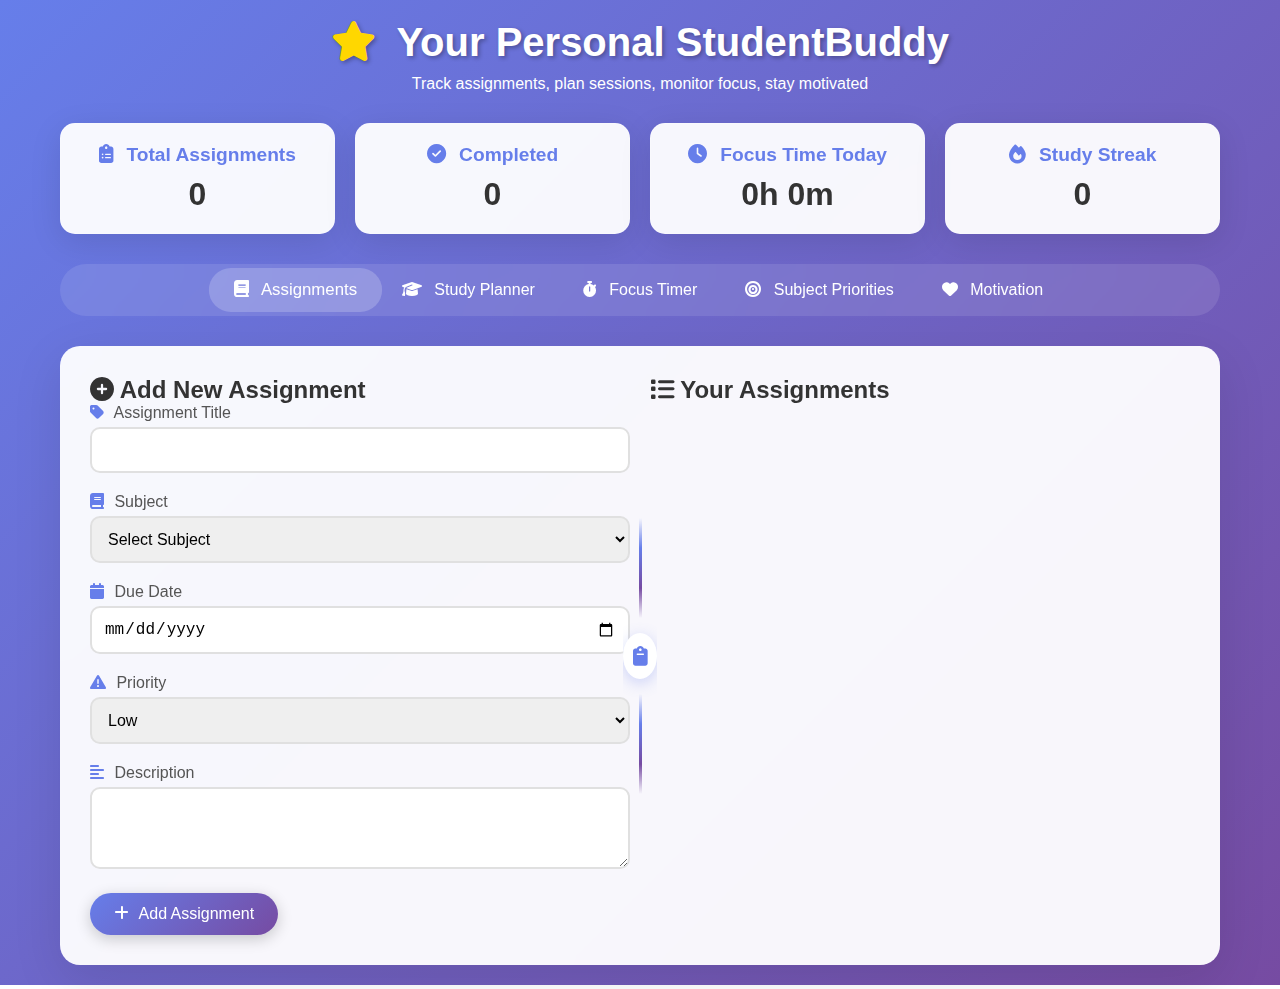
<file: index.html>
<!DOCTYPE html>
<html lang="en">
<head>
    <meta charset="UTF-8">
    <meta name="viewport" content="width=device-width, initial-scale=1.0">
    <title>Student Buddy</title>
    <link rel="stylesheet" href="style.css">
    <link rel="stylesheet" href="https://cdnjs.cloudflare.com/ajax/libs/font-awesome/6.4.0/css/all.min.css">
</head>
<body>
    <div class="container">
        <div class="header">
            <h1><i class="fas fa-star"></i> Your Personal StudentBuddy</h1>
            <p>Track assignments, plan sessions, monitor focus, stay motivated</p>
        </div>

        <div class="stats-grid">
            <div class="stat-card">
                <h3><i class="fas fa-clipboard-list"></i> Total Assignments</h3>
                <div class="stat-value" id="totalAssignments">0</div>
            </div>
            <div class="stat-card">
                <h3><i class="fas fa-check-circle"></i> Completed</h3>
                <div class="stat-value" id="completedAssignments">0</div>
            </div>
            <div class="stat-card">
                <h3><i class="fas fa-clock"></i> Focus Time Today</h3>
                <div class="stat-value" id="focusTimeToday">0h 0m</div>
            </div>
            <div class="stat-card">
                <h3><i class="fas fa-fire"></i> Study Streak</h3>
                <div class="stat-value" id="studyStreak">0</div>
            </div>
        </div>

        <div class="nav-tabs">
            <button class="nav-tab active" onclick="showTab('assignments')"><i class="fas fa-book"></i> Assignments</button>
            <button class="nav-tab" onclick="showTab('study')"><i class="fas fa-graduation-cap"></i> Study Planner</button>
            <button class="nav-tab" onclick="showTab('focus')"><i class="fas fa-stopwatch"></i> Focus Timer</button>
            <button class="nav-tab" onclick="showTab('subjects')"><i class="fas fa-bullseye"></i> Subject Priorities</button>
            <button class="nav-tab" onclick="showTab('motivation')"><i class="fas fa-heart"></i> Motivation</button>
        </div>

        <div id="assignments" class="tab-content active">
            <div class="grid-2">
                <div>
                    <h2><i class="fas fa-plus-circle"></i> Add New Assignment</h2>
                    <form id="assignmentForm">
                        <div class="form-group">
                            <label><i class="fas fa-tag"></i> Assignment Title</label>
                            <input type="text" id="assignmentTitle" required>
                        </div>
                        <div class="form-group">
                            <label><i class="fas fa-book"></i> Subject</label>
                            <select id="assignmentSubject" required>
                                <option value="">Select Subject</option>
                                <option value="other">Other/New Subject</option>
                            </select>
                            <input type="text" id="assignmentSubjectOther" placeholder="Enter subject name" style="display: none; margin-top: 10px;">
                        </div>
                        <div class="form-group">
                            <label><i class="fas fa-calendar"></i> Due Date</label>
                            <input type="date" id="assignmentDueDate" required>
                        </div>
                        <div class="form-group">
                            <label><i class="fas fa-exclamation-triangle"></i> Priority</label>
                            <select id="assignmentPriority">
                                <option value="low">Low</option>
                                <option value="medium">Medium</option>
                                <option value="high">High</option>
                            </select>
                        </div>
                        <div class="form-group">
                            <label><i class="fas fa-align-left"></i> Description</label>
                            <textarea id="assignmentDescription" rows="3"></textarea>
                        </div>
                        <button type="submit" class="btn"><i class="fas fa-plus"></i> Add Assignment</button>
                    </form>
                </div>
                <div class="decorative-separator with-icon">
                    <span class="separator-icon"><i class="fas fa-clipboard"></i></span>
                </div>
                <div>
                    <h2><i class="fas fa-list"></i> Your Assignments</h2>
                    <div id="assignmentsList"></div>
                </div>
            </div>
        </div>

        <div id="study" class="tab-content">
            <div class="grid-2">
                <div>
                    <h2><i class="fas fa-calendar-plus"></i> Plan Study Session</h2>
                    <form id="studyForm">
                        <div class="form-group">
                            <label><i class="fas fa-tag"></i> Session Title</label>
                            <input type="text" id="sessionTitle" required>
                        </div>
                        <div class="form-group">
                            <label><i class="fas fa-book"></i> Subject</label>
                            <select id="sessionSubject" required>
                                <option value="">Select Subject</option>
                                <option value="other">Other/New Subject</option>
                            </select>
                            <input type="text" id="sessionSubjectOther" placeholder="Enter subject name" style="display: none; margin-top: 10px;">
                        </div>
                        <div class="form-group">
                            <label><i class="fas fa-tasks"></i> Session Type</label>
                            <select id="sessionType">
                                <option value="study">Study</option>
                                <option value="exam">Exam Prep</option>
                                <option value="project">Project Work</option>
                            </select>
                        </div>
                        <div class="form-group">
                            <label><i class="fas fa-clock"></i> Duration (minutes)</label>
                            <input type="number" id="sessionDuration" min="15" max="240" value="60">
                        </div>
                        <div class="form-group">
                            <label><i class="fas fa-calendar"></i> Scheduled Date</label>
                            <input type="date" id="sessionDate" required>
                        </div>
                        <div class="form-group">
                            <label><i class="fas fa-clock"></i> Scheduled Time</label>
                            <input type="time" id="sessionTime" required>
                        </div>
                        <button type="submit" class="btn"><i class="fas fa-plus"></i> Schedule Session</button>
                    </form>
                </div>
                <div class="decorative-separator with-icon">
                    <span class="separator-icon"><i class="fas fa-graduation-cap"></i></span>
                </div>
                <div>
                    <h2><i class="fas fa-calendar-check"></i> Scheduled Sessions</h2>
                    <div id="sessionsList"></div>
                </div>
            </div>
        </div>

        <div id="subjects" class="tab-content">
            <div class="grid-2">
                <div>
                    <h2><i class="fas fa-plus-circle"></i> Add Subject Priority</h2>
                    <form id="subjectForm">
                        <div class="form-group">
                            <label><i class="fas fa-book"></i> Subject Name</label>
                            <input type="text" id="subjectName" required>
                        </div>
                        <div class="form-group">
                            <label><i class="fas fa-chart-line"></i> Difficulty Level</label>
                            <select id="subjectDifficulty">
                                <option value="easy">Easy</option>
                                <option value="medium">Medium</option>
                                <option value="hard">Hard</option>
                                <option value="very-hard">Very Hard</option>
                            </select>
                        </div>
                        <div class="form-group">
                            <label><i class="fas fa-flag"></i> Priority Level</label>
                            <select id="subjectPriority">
                                <option value="low">Low Priority</option>
                                <option value="medium">Medium Priority</option>
                                <option value="high">High Priority</option>
                                <option value="critical">Critical Priority</option>
                            </select>
                        </div>
                        <div class="form-group">
                            <label><i class="fas fa-clock"></i> Weekly Study Hours Goal</label>
                            <input type="number" id="subjectHours" min="1" max="40" value="5">
                        </div>
                        <div class="form-group">
                            <label><i class="fas fa-star"></i> Current Grade/Performance</label>
                            <select id="subjectGrade">
                                <option value="A">A (90-100%)</option>
                                <option value="B">B (80-89%)</option>
                                <option value="C">C (70-79%)</option>
                                <option value="D">D (60-69%)</option>
                                <option value="F">F (Below 60%)</option>
                                <option value="unknown">Not Yet Graded</option>
                            </select>
                        </div>
                        <div class="form-group">
                            <label><i class="fas fa-sticky-note"></i> Notes/Strategy</label>
                            <textarea id="subjectNotes" rows="3" placeholder="What specific areas need extra focus?"></textarea>
                        </div>
                        <button type="submit" class="btn"><i class="fas fa-plus"></i> Add Subject</button>
                    </form>
                </div>
                <div class="decorative-separator with-icon">
                </div>
                <div>
                    <h2><i class="fas fa-chart-bar"></i> Subject Priorities Overview</h2>
                    <div id="subjectsList"></div>
                    <div style="margin-top: 20px;">
                        <h3><i class="fas fa-lightbulb"></i> Study Recommendations</h3>
                        <div id="studyRecommendations"></div>
                    </div>
                </div>
            </div>
            <div class="decorative-separator with-icon" style="margin-top: 30px;">
                <span class="separator-icon"><i class="fas fa-calendar-week"></i></span>
            </div>
            <div style="margin-top: 30px;">
                <h2><i class="fas fa-calendar-alt"></i> Weekly Study Schedule</h2>
                <div id="weeklySchedule"></div>
            </div>
        </div>

        <div id="focus" class="tab-content">
            <div style="text-align: center;">
                <h2><i class="fas fa-stopwatch"></i> Focus Timer</h2>
                <div class="timer-display" id="timerDisplay">25:00</div>
                <div class="timer-controls">
                    <button class="btn" onclick="startTimer()"><i class="fas fa-play"></i> Start</button>
                    <button class="btn" onclick="pauseTimer()"><i class="fas fa-pause"></i> Pause</button>
                    <button class="btn" onclick="resetTimer()"><i class="fas fa-redo"></i> Reset</button>
                </div>
                <div class="form-group" style="max-width: 300px; margin: 0 auto;">
                    <label><i class="fas fa-clock"></i> Session Duration (minutes)</label>
                    <select id="timerDuration" onchange="updateTimer()">
                        <option value="1">1 min (Pomodoro)</option>
                        <option value="25">25 min (Pomodoro)</option>
                        <option value="15">15 min (Short)</option>
                        <option value="45">45 min (Long)</option>
                        <option value="60">60 min (Extended)</option>
                    </select>
                </div>
                <div class="progress-bar">
                    <div class="progress-fill" id="progressFill"></div>
                </div>
                <div>
                    <h3><i class="fas fa-history"></i> Today's Focus Sessions</h3>
                    <div id="focusHistory"></div>
                </div>
            </div>
        </div>

        <div id="motivation" class="tab-content">
            <div style="text-align: center;">
                <h2><i class="fas fa-heart"></i> Stay Motivated</h2>
                <div class="motivation-quote" id="motivationQuote">
                    "The future belongs to those who believe in the beauty of their dreams."
                </div>
                <button class="btn" onclick="getNewQuote()"><i class="fas fa-sync-alt"></i> New Quote</button>
                
                <div style="margin-top: 40px;">
                    <h3><i class="fas fa-trophy"></i> Your Achievements</h3>
                    <div id="achievementsList">
                        <div class="achievement-badge"><i class="fas fa-bullseye"></i> First Assignment Added</div>
                        <div class="achievement-badge"><i class="fas fa-stopwatch"></i> First Focus Session</div>
                        <div class="achievement-badge"><i class="fas fa-graduation-cap"></i> Study Planner Started</div>
                    </div>
                </div>

                <div style="margin-top: 40px;">
                    <h3 style="margin-bottom: 23px;"><i class="fas fa-chart-line"></i> Progress Overview</h3>
                    <div class="stats-grid">
                        <div class="stat-card">
                            <h3><i class="fas fa-clipboard-list"></i> This Week</h3>
                            <div class="stat-value" id="weeklyAssignments">0</div>
                            <p>Assignments Completed</p>
                        </div>
                        <div class="stat-card">
                            <h3><i class="fas fa-clock"></i> This Week</h3>
                            <div class="stat-value" id="weeklyFocusTime">0h</div>
                            <p>Focus Time</p>
                        </div>
                    </div>
                </div>
            </div>
        </div>
    </div>
<script src="script.js"></script>
</body>
</html>
</file>
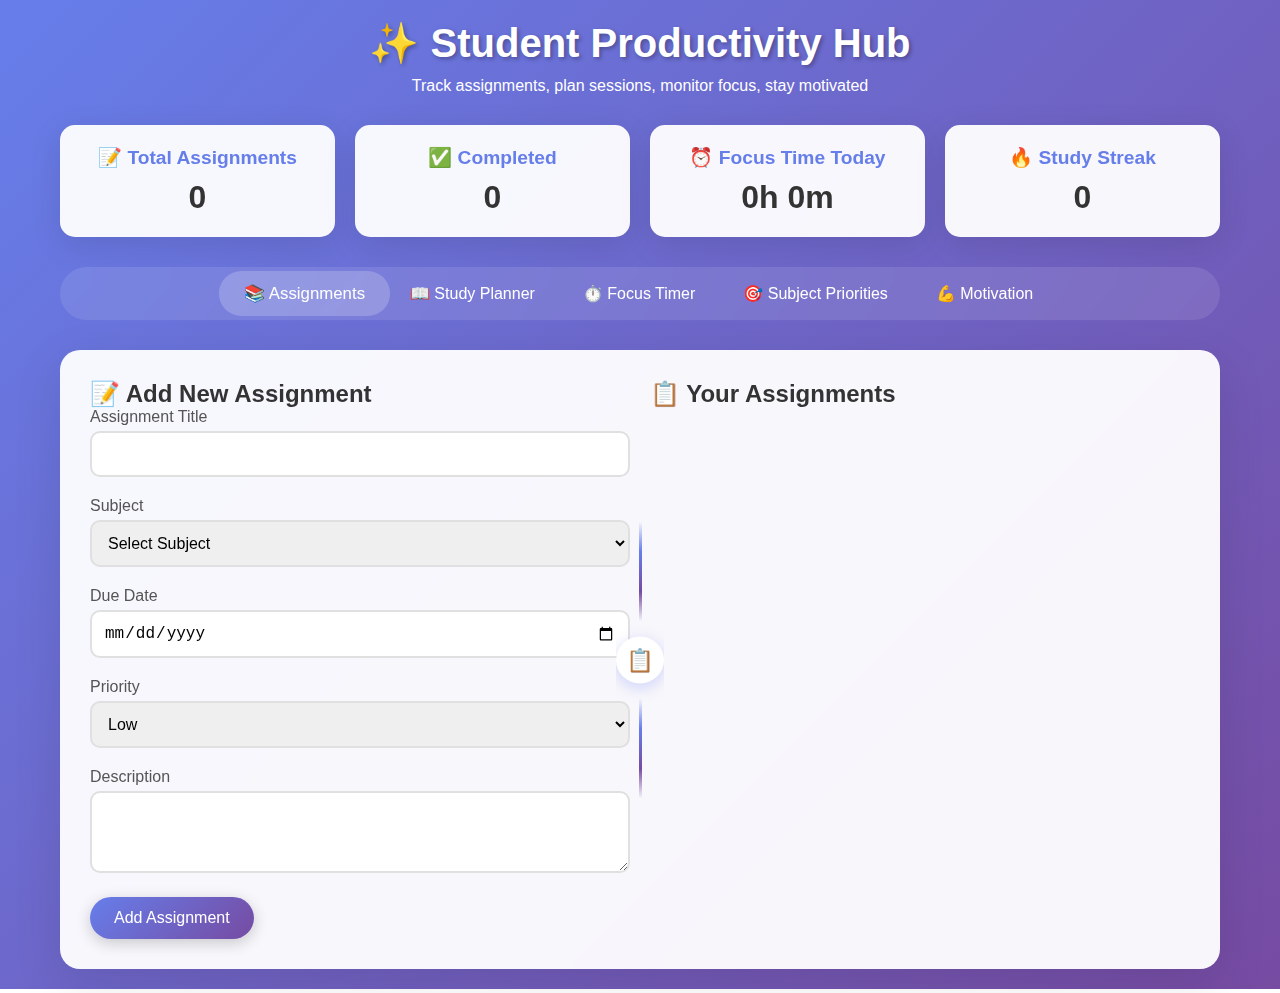
<file: main.html>
<!DOCTYPE html>
<html lang="en">
<head>
    <meta charset="UTF-8">
    <meta name="viewport" content="width=device-width, initial-scale=1.0">
    <title>Student Productivity Tracker</title>
<link rel="stylesheet" href="style.css">
</head>
<body>
    <div class="container">
        <div class="header">
            <h1>✨ Student Productivity Hub</h1>
            <p>Track assignments, plan sessions, monitor focus, stay motivated</p>
        </div>

        <div class="stats-grid">
            <div class="stat-card">
                <h3>📝 Total Assignments</h3>
                <div class="stat-value" id="totalAssignments">0</div>
            </div>
            <div class="stat-card">
                <h3>✅ Completed</h3>
                <div class="stat-value" id="completedAssignments">0</div>
            </div>
            <div class="stat-card">
                <h3>⏰ Focus Time Today</h3>
                <div class="stat-value" id="focusTimeToday">0h 0m</div>
            </div>
            <div class="stat-card">
                <h3>🔥 Study Streak</h3>
                <div class="stat-value" id="studyStreak">0</div>
            </div>
        </div>

        <div class="nav-tabs">
            <button class="nav-tab active" onclick="showTab('assignments')">📚 Assignments</button>
            <button class="nav-tab" onclick="showTab('study')">📖 Study Planner</button>
            <button class="nav-tab" onclick="showTab('focus')">⏱️ Focus Timer</button>
            <button class="nav-tab" onclick="showTab('subjects')">🎯 Subject Priorities</button>
            <button class="nav-tab" onclick="showTab('motivation')">💪 Motivation</button>
        </div>

        <div id="assignments" class="tab-content active">
            <div class="grid-2">
                <div>
                    <h2>📝 Add New Assignment</h2>
                    <form id="assignmentForm">
                        <div class="form-group">
                            <label>Assignment Title</label>
                            <input type="text" id="assignmentTitle" required>
                        </div>
                        <div class="form-group">
                            <label>Subject</label>
                            <select id="assignmentSubject" required>
                                <option value="">Select Subject</option>
                                <option value="other">Other/New Subject</option>
                            </select>
                            <input type="text" id="assignmentSubjectOther" placeholder="Enter subject name" style="display: none; margin-top: 10px;">
                        </div>
                        <div class="form-group">
                            <label>Due Date</label>
                            <input type="date" id="assignmentDueDate" required>
                        </div>
                        <div class="form-group">
                            <label>Priority</label>
                            <select id="assignmentPriority">
                                <option value="low">Low</option>
                                <option value="medium">Medium</option>
                                <option value="high">High</option>
                            </select>
                        </div>
                        <div class="form-group">
                            <label>Description</label>
                            <textarea id="assignmentDescription" rows="3"></textarea>
                        </div>
                        <button type="submit" class="btn">Add Assignment</button>
                    </form>
                </div>
                <div class="decorative-separator with-icon">
                    <span class="separator-icon">📋</span>
                </div>
                <div>
                    <h2>📋 Your Assignments</h2>
                    <div id="assignmentsList"></div>
                </div>
            </div>
        </div>

        <div id="study" class="tab-content">
            <div class="grid-2">
                <div>
                    <h2>📅 Plan Study Session</h2>
                    <form id="studyForm">
                        <div class="form-group">
                            <label>Session Title</label>
                            <input type="text" id="sessionTitle" required>
                        </div>
                        <div class="form-group">
                            <label>Subject</label>
                            <select id="sessionSubject" required>
                                <option value="">Select Subject</option>
                                <option value="other">Other/New Subject</option>
                            </select>
                            <input type="text" id="sessionSubjectOther" placeholder="Enter subject name" style="display: none; margin-top: 10px;">
                        </div>
                        <div class="form-group">
                            <label>Session Type</label>
                            <select id="sessionType">
                                <option value="study">Study</option>
                                <option value="exam">Exam Prep</option>
                                <option value="project">Project Work</option>
                            </select>
                        </div>
                        <div class="form-group">
                            <label>Duration (minutes)</label>
                            <input type="number" id="sessionDuration" min="15" max="240" value="60">
                        </div>
                        <div class="form-group">
                            <label>Scheduled Date</label>
                            <input type="date" id="sessionDate" required>
                        </div>
                        <div class="form-group">
                            <label>Scheduled Time</label>
                            <input type="time" id="sessionTime" required>
                        </div>
                        <button type="submit" class="btn">Schedule Session</button>
                    </form>
                </div>
                <div class="decorative-separator with-icon">
                    <span class="separator-icon">📚</span>
                </div>
                <div>
                    <h2>📚 Scheduled Sessions</h2>
                    <div id="sessionsList"></div>
                </div>
            </div>
        </div>

        <div id="subjects" class="tab-content">
            <div class="grid-2">
                <div>
                    <h2>🎯 Add Subject Priority</h2>
                    <form id="subjectForm">
                        <div class="form-group">
                            <label>Subject Name</label>
                            <input type="text" id="subjectName" required>
                        </div>
                        <div class="form-group">
                            <label>Difficulty Level</label>
                            <select id="subjectDifficulty">
                                <option value="easy">Easy</option>
                                <option value="medium">Medium</option>
                                <option value="hard">Hard</option>
                                <option value="very-hard">Very Hard</option>
                            </select>
                        </div>
                        <div class="form-group">
                            <label>Priority Level</label>
                            <select id="subjectPriority">
                                <option value="low">Low Priority</option>
                                <option value="medium">Medium Priority</option>
                                <option value="high">High Priority</option>
                                <option value="critical">Critical Priority</option>
                            </select>
                        </div>
                        <div class="form-group">
                            <label>Weekly Study Hours Goal</label>
                            <input type="number" id="subjectHours" min="1" max="40" value="5">
                        </div>
                        <div class="form-group">
                            <label>Current Grade/Performance</label>
                            <select id="subjectGrade">
                                <option value="A">A (90-100%)</option>
                                <option value="B">B (80-89%)</option>
                                <option value="C">C (70-79%)</option>
                                <option value="D">D (60-69%)</option>
                                <option value="F">F (Below 60%)</option>
                                <option value="unknown">Not Yet Graded</option>
                            </select>
                        </div>
                        <div class="form-group">
                            <label>Notes/Strategy</label>
                            <textarea id="subjectNotes" rows="3" placeholder="What specific areas need extra focus?"></textarea>
                        </div>
                        <button type="submit" class="btn">Add Subject</button>
                    </form>
                </div>
                <div class="decorative-separator with-icon">
                </div>
                <div>
                    <h2>📊 Subject Priorities Overview</h2>
                    <div id="subjectsList"></div>
                    <div style="margin-top: 20px;">
                        <h3>📈 Study Recommendations</h3>
                        <div id="studyRecommendations"></div>
                    </div>
                </div>
            </div>
            <div class="decorative-separator with-icon" style="margin-top: 30px;">
                <span class="separator-icon">📅</span>
            </div>
            <div style="margin-top: 30px;">
                <h2>📅 Weekly Study Schedule</h2>
                <div id="weeklySchedule"></div>
            </div>
        </div>

        <div id="focus" class="tab-content">
            <div style="text-align: center;">
                <h2>⏱️ Focus Timer</h2>
                <div class="timer-display" id="timerDisplay">25:00</div>
                <div class="timer-controls">
                    <button class="btn" onclick="startTimer()">▶️ Start</button>
                    <button class="btn" onclick="pauseTimer()">⏸️ Pause</button>
                    <button class="btn" onclick="resetTimer()">🔄 Reset</button>
                </div>
                <div class="form-group" style="max-width: 300px; margin: 0 auto;">
                    <label>Session Duration (minutes)</label>
                    <select id="timerDuration" onchange="updateTimer()">
                        <option value="1">1 min (Pomodoro)</option>
                        <option value="25">25 min (Pomodoro)</option>
                        <option value="15">15 min (Short)</option>
                        <option value="45">45 min (Long)</option>
                        <option value="60">60 min (Extended)</option>
                    </select>
                </div>
                <div class="progress-bar">
                    <div class="progress-fill" id="progressFill"></div>
                </div>
                <div>
                    <h3>📊 Today's Focus Sessions</h3>
                    <div id="focusHistory"></div>
                </div>
            </div>
        </div>

        <div id="motivation" class="tab-content">
            <div style="text-align: center;">
                <h2>💪 Stay Motivated</h2>
                <div class="motivation-quote" id="motivationQuote">
                    "The future belongs to those who believe in the beauty of their dreams."
                </div>
                <button class="btn" onclick="getNewQuote()">🎯 New Quote</button>
                
                <div style="margin-top: 40px;">
                    <h3>🏆 Your Achievements</h3>
                    <div id="achievementsList">
                        <div class="achievement-badge">🎯 First Assignment Added</div>
                        <div class="achievement-badge">⏱️ First Focus Session</div>
                        <div class="achievement-badge">📚 Study Planner Started</div>
                    </div>
                </div>

                <div style="margin-top: 40px;">
                    <h3 style="margin-bottom: 23px;">📈 Progress Overview</h3>
                    <div class="stats-grid">
                        <div class="stat-card">
                            <h3>📝 This Week</h3>
                            <div class="stat-value" id="weeklyAssignments">0</div>
                            <p>Assignments Completed</p>
                        </div>
                        <div class="stat-card">
                            <h3>⏰ This Week</h3>
                            <div class="stat-value" id="weeklyFocusTime">0h</div>
                            <p>Focus Time</p>
                        </div>
                    </div>
                </div>
            </div>
        </div>
    </div>
<script src="script.js"></script>
</body>
</html>
</file>
<file: style.css>
* {
    margin: 0;
    padding: 0;
    box-sizing: border-box;
}

body {
    font-family: 'Segoe UI', Tahoma, Geneva, Verdana, sans-serif;
    background: linear-gradient(135deg, #667eea 0%, #764ba2 100%);
    min-height: 100vh;
    color: #333;
}

.container {
    max-width: 1200px;
    margin: 0 auto;
    padding: 20px;
}

.header {
    text-align: center;
    margin-bottom: 30px;
    color: white;
}

.header h1 {
    font-size: 2.5rem;
    margin-bottom: 10px;
    text-shadow: 2px 2px 4px rgba(0,0,0,0.3);
}

.header h1 i {
    margin-right: 10px;
    color: #ffd700;
}

.stats-grid {
    display: grid;
    grid-template-columns: repeat(auto-fit, minmax(250px, 1fr));
    gap: 20px;
    margin-bottom: 30px;
}

.stat-card {
    background: rgba(255,255,255,0.95);
    padding: 20px;
    border-radius: 15px;
    text-align: center;
    box-shadow: 0 8px 32px rgba(0,0,0,0.1);
    backdrop-filter: blur(10px);
    border: 1px solid rgba(255,255,255,0.2);
    transition: transform 0.3s ease;
}

.stat-card:hover {
    transform: translateY(-5px);
}

.stat-card h3 {
    color: #667eea;
    font-size: 1.2rem;
    margin-bottom: 10px;
}

.stat-card h3 i {
    margin-right: 8px;
}

.stat-value {
    font-size: 2rem;
    font-weight: bold;
    color: #333;
}

.nav-tabs {
    display: flex;
    justify-content: center;
    margin-bottom: 30px;
    background: rgba(255,255,255,0.1);
    border-radius: 50px;
    padding: 5px;
    backdrop-filter: blur(10px);
}

.nav-tab {
    padding: 12px 24px;
    background: transparent;
    border: none;
    color: white;
    cursor: pointer;
    border-radius: 25px;
    transition: all 0.3s ease;
    font-size: 1rem;
}

.nav-tab i {
    margin-right: 8px;
}

.nav-tab.active {
    background: rgba(255,255,255,0.2);
    transform: scale(1.05);
}

.tab-content {
    display: none;
    background: rgba(255,255,255,0.95);
    border-radius: 20px;
    padding: 30px;
    box-shadow: 0 15px 50px rgba(0,0,0,0.1);
    backdrop-filter: blur(10px);
}

.tab-content.active {
    display: block;
}

.form-group {
    margin-bottom: 20px;
}

.form-group label {
    display: block;
    margin-bottom: 5px;
    color: #555;
    font-weight: 500;
}

.form-group label i {
    margin-right: 6px;
    color: #667eea;
}

.form-group input,
.form-group select,
.form-group textarea {
    width: 100%;
    padding: 12px;
    border: 2px solid #e0e0e0;
    border-radius: 10px;
    font-size: 1rem;
    transition: border-color 0.3s ease;
}

.form-group input:focus,
.form-group select:focus,
.form-group textarea:focus {
    outline: none;
    border-color: #667eea;
}

.btn {
    background: linear-gradient(135deg, #667eea 0%, #764ba2 100%);
    color: white;
    padding: 12px 24px;
    border: none;
    border-radius: 25px;
    cursor: pointer;
    font-size: 1rem;
    transition: all 0.3s ease;
    box-shadow: 0 4px 15px rgba(0,0,0,0.2);
}

.btn i {
    margin-right: 6px;
}

.btn:hover {
    transform: translateY(-2px);
    box-shadow: 0 6px 20px rgba(0,0,0,0.3);
}

.btn-danger {
    background: linear-gradient(135deg, #ff6b6b 0%, #ee5a24 100%);
}

.assignment-item,
.session-item {
    background: #f8f9fa;
    padding: 20px;
    margin-bottom: 15px;
    border-radius: 15px;
    border-left: 4px solid #667eea;
    border-bottom: 4px solid #667eea;
    transition: all 0.3s ease;
}

.assignment-item:hover,
.session-item:hover {
    transform: translateX(5px);
    box-shadow: 0 5px 15px rgba(0,0,0,0.1);
}

.assignment-item.completed {
    opacity: 0.7;
    border-left-color: #28a745;
}

.assignment-item.overdue {
    border-left-color: #dc3545;
    background: #fff5f5;
}

.priority-high {
    border-left-color: #dc3545 !important;
}

.priority-medium {
    border-left-color: #ffc107 !important;
}

.priority-low {
    border-left-color: #28a745 !important;
}

.timer-display {
    text-align: center;
    font-size: 3rem;
    font-weight: bold;
    color: #667eea;
    margin: 30px 0;
    font-family: 'Courier New', monospace;
}

.timer-controls {
    display: flex;
    justify-content: center;
    gap: 15px;
    margin-bottom: 30px;
}

.progress-bar {
    width: 100%;
    height: 20px;
    background: #e0e0e0;
    border-radius: 10px;
    overflow: hidden;
    margin-top: 15px;
}

.progress-fill {
    height: 100%;
    background: linear-gradient(90deg, #667eea 0%, #764ba2 100%);
    transition: width 0.3s ease;
}

.motivation-quote {
    text-align: center;
    font-style: italic;
    color: #666;
    font-size: 1.2rem;
    margin: 20px 0;
    padding: 20px;
    background: linear-gradient(135deg, #f093fb 0%, #f5576c 100%);
    -webkit-background-clip: text;
    -webkit-text-fill-color: transparent;
    background-clip: text;
}

.grid-2 {
    display: grid;
    grid-template-columns: 1fr 1fr;
    gap: 20px;
}

.achievement-badge {
    display: inline-block;
    background: linear-gradient(135deg, #f093fb 0%, #f5576c 100%);
    color: white;
    padding: 5px 15px;
    border-radius: 20px;
    font-size: 0.9rem;
    margin: 5px;
}

.achievement-badge i {
    margin-right: 6px;
}

@media (max-width: 768px) {
    .grid-2 {
        grid-template-columns: 1fr;
    }
    
    .nav-tabs {
        flex-wrap: wrap;
        gap: 10px;
    }
    
    .timer-display {
        font-size: 2rem;
    }
}

.fade-in {
    animation: fadeIn 0.5s ease-in;
}

.subject-card {
    background: #f8f9fa;
    padding: 20px;
    margin-bottom: 15px;
    border-radius: 15px;
    border-left: 4px solid #667eea;
    transition: all 0.3s ease;
    position: relative;
}

.subject-card:hover {
    transform: translateY(-2px);
    box-shadow: 0 5px 15px rgba(0,0,0,0.1);
}

.subject-card.critical {
    border-left-color: #dc3545;
    background: linear-gradient(135deg, #fff5f5 0%, #ffe6e6 100%);
}

.subject-card.high {
    border-left-color: #fd7e14;
    background: linear-gradient(135deg, #fff8f0 0%, #ffeaa7 100%);
}

.subject-card.medium {
    border-left-color: #ffc107;
    background: linear-gradient(135deg, #fffbf0 0%, #fff3cd 100%);
}

.subject-card.low {
    border-left-color: #28a745;
    background: linear-gradient(135deg, #f8fff8 0%, #d4edda 100%);
}

.difficulty-badge {
    position: absolute;
    top: 10px;
    right: 10px;
    padding: 4px 12px;
    border-radius: 20px;
    font-size: 0.8rem;
    font-weight: bold;
}

.difficulty-easy {
    background: #d4edda;
    color: #155724;
}

.difficulty-medium {
    background: #fff3cd;
    color: #856404;
}

.difficulty-hard {
    background: #f8d7da;
    color: #721c24;
}

.difficulty-very-hard {
    background: #f5c6cb;
    color: #491217;
}

.grade-badge {
    display: inline-block;
    padding: 4px 12px;
    border-radius: 15px;
    font-size: 0.9rem;
    font-weight: bold;
    margin-left: 10px;
}

.grade-A {
    background: #d4edda;
    color: #155724;
}

.grade-B {
    background: #cce5ff;
    color: #004085;
}

.grade-C {
    background: #fff3cd;
    color: #856404;
}

.grade-D {
    background: #f8d7da;
    color: #721c24;
}

.grade-F {
    background: #f5c6cb;
    color: #491217;
}

.grade-unknown {
    background: #e2e3e5;
    color: #383d41;
}

.study-recommendation {
    background: linear-gradient(135deg, #e3f2fd 0%, #bbdefb 100%);
    padding: 15px;
    margin-bottom: 10px;
    border-radius: 10px;
    border-left: 4px solid #2196f3;
}

.schedule-day {
    background: #f8f9fa;
    padding: 15px;
    margin-bottom: 10px;
    border-radius: 10px;
    border-left: 4px solid #667eea;
}

.schedule-subject {
    display: inline-block;
    background: #667eea;
    color: white;
    padding: 4px 12px;
    border-radius: 15px;
    margin-right: 10px;
    margin-bottom: 5px;
    font-size: 0.9rem;
}

.priority-indicator {
    position: absolute;
    top: 10px;
    left: 10px;
    width: 10px;
    height: 10px;
    border-radius: 50%;
    animation: pulse 2s infinite;
}

.priority-critical .priority-indicator {
    background: #dc3545;
}

.priority-high .priority-indicator {
    background: #fd7e14;
}

.priority-medium .priority-indicator {
    background: #ffc107;
}

.priority-low .priority-indicator {
    background: #28a745;
}

/* Desktop - Vertical Separator */
.decorative-separator {
    width: 3px;
    height: 80%;
    background: linear-gradient(180deg, transparent 0%, #667eea 20%, #764ba2 50%, #667eea 80%, transparent 100%);
    position: absolute;
    left: 50%;
    top: 10%;
    transform: translateX(-50%);
    overflow: hidden;
}


@keyframes verticalShimmer {
    0% { top: -100%; }
    100% { top: 100%; }
}

.decorative-separator.with-icon {
    display: flex;
    flex-direction: column;
    align-items: center;
    justify-content: center;
    background: none;
    width: auto;
    height: auto;
    position: absolute;
    left: 50%;
    top: 50%;
    transform: translate(-50%, -50%);
}

.decorative-separator.with-icon::before,
.decorative-separator.with-icon::after {
    content: '';
    width: 3px;
    height: 100px;
    background: linear-gradient(180deg, transparent 0%, #667eea 30%, #764ba2 70%, transparent 100%);
}

.separator-icon {
    margin: 15px 0;
    font-size: 1.4rem;
    color: #667eea;
    background: white;
    padding: 10px;
    border-radius: 50%;
    box-shadow: 0 4px 15px rgba(102, 126, 234, 0.3);
    z-index: 10;
}

.separator-icon i {
    font-size: 1.2rem;
}

/* Mobile - Horizontal Separator */
@media (max-width: 768px) {
    .decorative-separator {
        width: 100%;
        height: 2px;
        background: linear-gradient(90deg, transparent 0%, #667eea 20%, #764ba2 50%, #667eea 80%, transparent 100%);
        position: relative;
        left: auto;
        top: auto;
        transform: none;
        margin: 20px 0;
    }

    .decorative-separator::before {
        left: -100%;
        top: -1px;
        width: 100%;
        height: 4px;
        background: linear-gradient(90deg, transparent 0%, rgba(255,255,255,0.6) 50%, transparent 100%);
        animation: horizontalShimmer 3s infinite;
    }

    @keyframes horizontalShimmer {
        0% { left: -100%; }
        100% { left: 100%; }
    }

    .decorative-separator.with-icon {
        display: flex;
        flex-direction: row;
        align-items: center;
        justify-content: center;
        position: relative;
        left: auto;
        top: auto;
        transform: none;
        width: 100%;
        height: auto;
    }

    .decorative-separator.with-icon::before,
    .decorative-separator.with-icon::after {
        width: 100px;
        height: 2px;
        background: linear-gradient(90deg, transparent 0%, #667eea 30%, #764ba2 70%, transparent 100%);
        flex: 1;
    }

    .separator-icon {
        margin: 0 15px;
        font-size: 1.2rem;
        padding: 8px;
    }
}

/* Container positioning for vertical separators */
.grid-2 {
    position: relative;
}

.notification {
    position: fixed;
    top: 20px;
    right: 20px;
    background: #28a745;
    color: white;
    padding: 15px 20px;
    border-radius: 10px;
    box-shadow: 0 5px 15px rgba(0,0,0,0.2);
    z-index: 1000;
    transform: translateX(400px);
    transition: transform 0.3s ease;
}

.notification.show {
    transform: translateX(0);
}

.session-type {
    display: inline-block;
    padding: 4px 12px;
    border-radius: 15px;
    font-size: 0.8rem;
    font-weight: bold;
    margin-right: 10px;
}

.session-study {
    background: #e3f2fd;
    color: #1565c0;
}

.session-exam {
    background: #fff3e0;
    color: #ef6c00;
}

.session-project {
    background: #f3e5f5;
    color: #7b1fa2;
}
</file>
